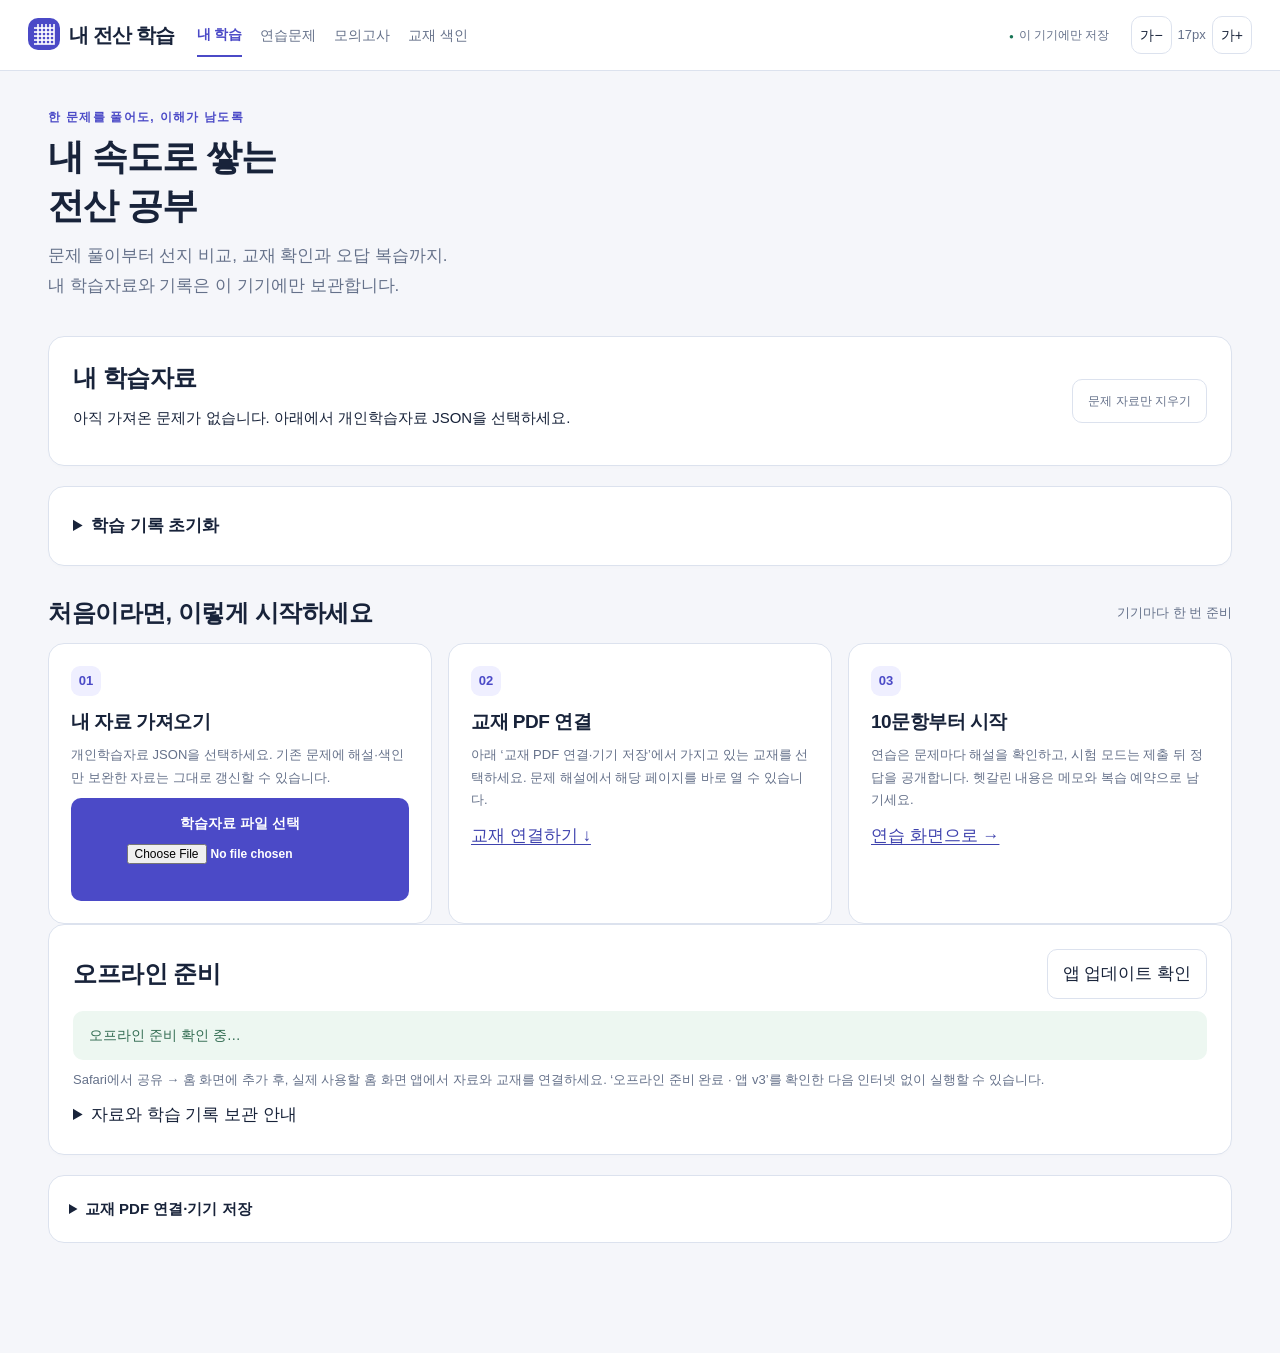
<file: index.html>
<!doctype html><html lang="ko"><head><meta charset="utf-8"><meta name="viewport" content="width=device-width,initial-scale=1"><meta name="theme-color" content="#4b4ac7"><title>내 전산 학습</title><link rel="manifest" href="manifest.webmanifest"><link rel="apple-touch-icon" href="icon-180.png"><link rel="icon" href="icon-192.png"><link rel="stylesheet" href="study-ui.css"></head><body><main id="studyMain"><div class="study-hero"><div><div class="study-eyebrow">한 문제를 풀어도, 이해가 남도록</div><h1>내 속도로 쌓는<br>전산 공부</h1><p>문제 풀이부터 선지 비교, 교재 확인과 오답 복습까지.<br>내 학습자료와 기록은 이 기기에만 보관합니다.</p></div></div><section class="study-panel"><div class="home-data-actions"><div><h2 style="margin:0">내 학습자료</h2><p id="status" role="status" aria-live="polite">기기에 저장된 자료를 확인하고 있습니다.</p></div><button id="remove">문제 자료만 지우기</button></div><nav id="links" class="home-learning-links" aria-label="공부 시작" hidden><a href="필기후기_연습시험.html">연습문제 풀기 →</a><a href="전산_모의고사.html">실전 모의고사</a><a href="학습자료_색인.html">교재 색인</a><a href="필기후기_분석보고서.html">출제 주제 살펴보기</a></nav></section><div id="homeDashboard" style="margin-top:26px"></div><section style="margin-top:30px"><div class="study-section-title"><h2>처음이라면, 이렇게 시작하세요</h2><span class="study-helper">기기마다 한 번 준비</span></div><div class="home-steps"><article class="home-step"><span class="step-number">01</span><h2>내 자료 가져오기</h2><p>개인학습자료 JSON을 선택하세요. 기존 문제에 해설·색인만 보완한 자료는 그대로 갱신할 수 있습니다.</p><label class="file-choice">학습자료 파일 선택<input id="file" type="file" accept=".json,application/json" aria-label="개인학습자료 JSON 선택"></label></article><article class="home-step"><span class="step-number">02</span><h2>교재 PDF 연결</h2><p>아래 ‘교재 PDF 연결·기기 저장’에서 가지고 있는 교재를 선택하세요. 문제 해설에서 해당 페이지를 바로 열 수 있습니다.</p><a href="#pdf-library">교재 연결하기 ↓</a></article><article class="home-step"><span class="step-number">03</span><h2>10문항부터 시작</h2><p>연습은 문제마다 해설을 확인하고, 시험 모드는 제출 뒤 정답을 공개합니다. 헷갈린 내용은 메모와 복습 예약으로 남기세요.</p><a href="필기후기_연습시험.html">연습 화면으로 →</a></article></div></section><section class="study-panel"><div class="study-section-title"><h2>오프라인 준비</h2><button id="update">앱 업데이트 확인</button></div><p id="offline" class="home-offline" role="status">오프라인 준비 확인 중…</p><p class="study-helper">Safari에서 공유 → 홈 화면에 추가 후, 실제 사용할 홈 화면 앱에서 자료와 교재를 연결하세요. ‘오프라인 준비 완료 · 앱 v3’를 확인한 다음 인터넷 없이 실행할 수 있습니다.</p><details><summary>자료와 학습 기록 보관 안내</summary><p class="study-helper">PDF와 문제 자료는 서버로 전송하지 않습니다. 기록 백업은 연습·모의고사 화면에서 내려받으세요. 메모·복습 예약은 별도 백업을 지원합니다. Safari 탭과 홈 화면 앱은 저장 공간이 다를 수 있습니다. 저장 공간 정리나 앱 삭제로 자료가 사라질 수 있으니 원본과 백업을 보관하세요.</p></details></section></main><script src="loader.js"></script><script src="home.js"></script><script src="pdf-library.js"></script><script src="study-ui.js"></script><script src="study-reset.js"></script></body></html>
</file>
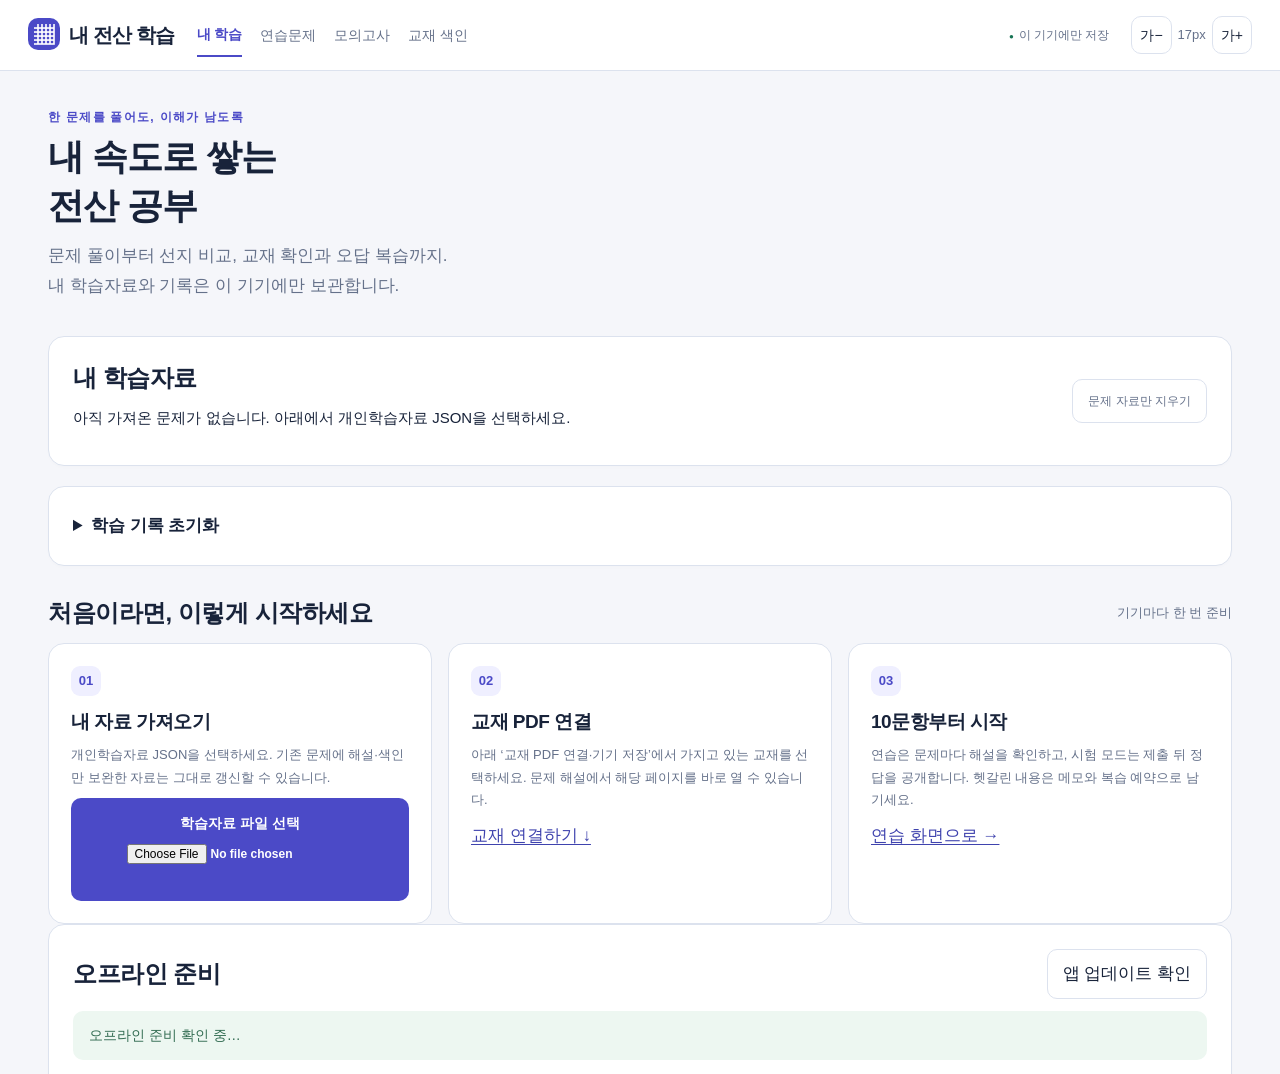
<file: 전산_모의고사.html>
<!doctype html><html lang="ko"><meta charset="utf-8"><meta name="viewport" content="width=device-width,initial-scale=1"><title>내 전산 학습</title><body><p id="boot">저장된 학습자료를 여는 중…</p><script src="loader.js"></script></body></html>
</file>
<file: study-ui.css>
:root{--bg:#f5f6fa;--card:#fff;--ink:#18233a;--muted:#65718a;--line:#dce2ee;--blue:#4b4ac7;--soft:#efefff;--good:#167353;--bad:#b43d4c;--study-font:17px;color-scheme:light}
*{box-sizing:border-box}html{scroll-padding-top:86px}body{margin:0;background:var(--bg);color:var(--ink);font:var(--study-font)/1.75 -apple-system,BlinkMacSystemFont,'Apple SD Gothic Neo','Malgun Gothic',sans-serif}button,input,select,textarea{font:inherit}button,a,input,select,summary,textarea{-webkit-tap-highlight-color:transparent}button,input,select{min-height:44px}button,a{touch-action:manipulation}button{border:1px solid var(--line);background:#fff;color:var(--ink);border-radius:10px;padding:9px 15px;cursor:pointer}button:hover:not(:disabled){background:var(--soft);border-color:#aaa9e8}button:disabled{cursor:default;opacity:.5}a{color:#3f43ae;text-underline-offset:3px}button.primary,.primary{background:var(--blue);border-color:var(--blue);color:#fff}button.primary:hover{background:#3939a5}button:focus-visible,a:focus-visible,input:focus-visible,select:focus-visible,textarea:focus-visible,summary:focus-visible{outline:3px solid #9b72e5;outline-offset:3px}[hidden]{display:none!important}main{max-width:1240px;margin:auto;padding:32px 28px 90px}h1{font-size:clamp(26px,4vw,36px);line-height:1.35;letter-spacing:-1px}h2{font-size:24px;line-height:1.45;letter-spacing:-.5px}h3{font-size:18px}p{margin:.65em 0}table{max-width:100%}pre{tab-size:4}summary{cursor:pointer}::selection{background:#dcd9ff;color:#141839}
.study-header{position:sticky;top:0;z-index:25;background:#ffffffed;backdrop-filter:blur(14px);border-bottom:1px solid var(--line)}.study-header-inner{max-width:1300px;margin:auto;display:flex;align-items:center;gap:22px;padding:13px 28px;min-height:66px}.study-brand{font-weight:800;font-size:20px;letter-spacing:-.8px;text-decoration:none;color:var(--ink);white-space:nowrap}.study-brand:before{content:'▦';display:inline-grid;place-items:center;width:32px;height:32px;background:var(--blue);color:#fff;border-radius:10px;margin-right:9px}.study-nav{display:flex;align-items:center;gap:18px;flex:1}.study-nav a{font-size:14px;text-decoration:none;color:var(--muted);padding:5px 0}.study-nav a[aria-current=page]{color:var(--blue);font-weight:750;border-bottom:2px solid var(--blue)}.study-tools{display:flex;align-items:center;gap:6px}.study-tools button{min-width:40px;min-height:38px;padding:3px 8px;font-size:14px}.skip-study{position:fixed;top:-100px;left:12px;z-index:100;background:white;padding:12px}.skip-study:focus{top:8px}.study-privacy{font-size:12px;color:var(--muted);white-space:nowrap}.study-privacy:before{content:'●';font-size:8px;color:var(--good);margin-right:5px}
.study-eyebrow{font-size:12px;font-weight:800;color:var(--blue);letter-spacing:1.3px;text-transform:uppercase}.study-hero{display:grid;grid-template-columns:1fr auto;align-items:center;gap:24px;margin:4px 0 24px}.study-hero h1,.study-hero h2{margin:5px 0 10px}.study-hero p{color:var(--muted);max-width:720px}.study-ring{width:115px;height:115px;position:relative;flex:none}.study-ring svg{width:100%;height:100%;transform:rotate(-90deg)}.study-ring circle{fill:none;stroke:#e7e9f2;stroke-width:8}.study-ring .fill{stroke:var(--blue);stroke-linecap:round}.study-ring .ring-text{position:absolute;inset:0;display:flex;align-items:center;justify-content:center;flex-direction:column}.ring-text b{font-size:25px;line-height:1.1}.ring-text span{font-size:11px;color:var(--muted)}
.study-metrics{display:grid;grid-template-columns:repeat(4,minmax(0,1fr));gap:12px;margin:18px 0}.study-metric{padding:16px 20px;border:1px solid var(--line);border-radius:14px;background:#fff}.study-metric small{font-size:12px;color:var(--muted)}.study-metric strong{font-size:27px;display:block;line-height:1.45;letter-spacing:-.5px}.study-metric .unit{font-size:13px;font-weight:500;color:var(--muted);margin-left:4px}.study-grid{display:grid;grid-template-columns:1.35fr 1fr;gap:18px}.study-panel,.panel{background:#fff;border:1px solid var(--line);border-radius:16px;padding:24px;box-shadow:0 2px 3px #19254203;margin:20px 0}.study-panel{margin:0}.study-panel h2{margin-top:0}.study-panel h3{margin-top:0}.study-actions{display:flex;gap:9px;flex-wrap:wrap;align-items:center}.study-actions button{font-size:14px}.study-quick{display:grid;grid-template-columns:repeat(2,minmax(0,1fr));gap:10px}.study-quick button{text-align:left;padding:16px;line-height:1.4}.study-quick b{display:block;font-size:16px;margin-bottom:5px}.study-quick small{font-size:12px;color:var(--muted)}.study-quick button.primary small{color:#e5e4ff}.study-helper,.small,.muted{color:var(--muted)}.study-helper{font-size:13px}.study-topic{margin:14px 0}.study-topic-top{display:flex;align-items:center;justify-content:space-between;gap:10px;font-size:13px}.study-topic button{border:0;min-height:32px;padding:0;text-align:left;font-size:14px}.study-track{height:6px;border-radius:6px;background:#eceef5;overflow:hidden;margin-top:6px}.study-track span{display:block;height:100%;background:var(--blue);border-radius:inherit}.study-empty{border:1px dashed #cdd4e4;background:#fafbfe;border-radius:12px;padding:18px;color:var(--muted);font-size:14px}.study-section-title{display:flex;align-items:center;justify-content:space-between;gap:14px;margin-bottom:12px}.study-section-title h2{margin:0}.study-section-title .study-helper{margin:0}
.study-library{margin:20px 0}.study-library>summary{font-size:18px;font-weight:750;padding:4px 0}.study-library-top{display:flex;align-items:center;justify-content:space-between;gap:12px;margin:18px 0 12px}.study-library-grid{display:grid;grid-template-columns:repeat(2,minmax(0,1fr));gap:12px}.study-question-card{border:1px solid var(--line);border-radius:12px;padding:16px;background:#fff}.study-question-card h3{font-size:16px;margin:8px 0}.study-card-meta{display:flex;gap:7px;flex-wrap:wrap;color:var(--muted);font-size:11px}.study-question-card button{font-size:13px;min-height:36px;margin-top:9px}.study-chip{display:inline-flex;align-items:center;padding:3px 9px;background:#f0f2f8;border-radius:7px;color:#596780;font-size:12px;line-height:1.5}.study-chip.new{background:#eeecff;color:#4c45ad}.study-chip.direct{background:#e7f4ee;color:#176b4d}.study-chip.related{background:#fff2dc;color:#866020}.study-chip.not_found{background:#f1f2f5;color:#65718a}.study-search-help{font-size:12px;color:var(--muted)}
.controls{gap:16px;grid-template-columns:repeat(4,minmax(0,1fr))}.controls label{font-size:13px;color:#52617b}.controls input,.controls select{background:#fafbfe;border:1px solid #cbd4e3;border-radius:9px;padding:11px;color:var(--ink)}#setup>.stats{display:none}.statusline{color:var(--muted)}#start{padding:12px 23px}#workspace{margin-top:28px}.stem{font-size:1.05em;line-height:1.95;background:#f5f6fb;padding:22px;border-radius:12px;white-space:pre-wrap}#qtitle{font-size:25px;line-height:1.6;margin-top:16px}.choice{padding:17px 18px;min-height:62px;border:1px solid #cfd7e6;border-radius:12px;line-height:1.7}.choice:has(input:checked){background:#f0efff;border-color:#7470d4}.choice.correct{background:#ebf7f0;border:2px solid #2b8461}.choice.wrong,.choice.incorrect{background:#fff0f2;border:2px solid #c45b6c}.choice input{width:19px;height:19px;min-height:19px;margin-top:5px;accent-color:var(--blue)}.choices{gap:12px}.layout{gap:24px}.navgrid button{min-height:38px}.navgrid .current{outline-color:var(--blue)}.progress{background:#e5e7f1;height:6px}.progress span{background:var(--blue)}.pill,.tag{background:#edf0f8;color:#596680;border-radius:6px;padding:4px 9px;font-size:12px}#star{font-size:14px}.code-panel{background:#1b2336;border-radius:12px}.code-toolbar{background:#273149}.code-panel pre{font-size:15px;line-height:1.95}#position{font-variant-numeric:tabular-nums}#questionStatus{font-size:13px}.answer{border-radius:10px;padding:10px 14px;background:#eef4fb}.answer.correctText{background:#e8f5ee;color:#156b4c}.answer.wrongText{background:#fff0f2;color:#ab3147}
.option-review{margin:22px 0}.option-review-top{display:flex;align-items:center;justify-content:space-between;gap:12px}.option-review-top button{font-size:12px;min-height:32px}.option-reason{border:1px solid var(--line);border-radius:12px;margin:10px 0;background:#fff;overflow:hidden}.option-reason>summary{padding:13px 16px;font-size:14px;font-weight:650}.option-reason.correct-reason>summary{background:#eaf6ef}.option-reason.selected-reason>summary{box-shadow:inset 3px 0 #6b5fca}.option-reason>div{padding:0 16px 15px}.option-reason p{font-size:15px}.book-ref-row{display:flex;gap:8px;flex-wrap:wrap;margin:9px 0}.book-ref{display:inline-flex;align-items:center;gap:7px;padding:7px 11px;border:1px solid #cbd2e8;border-radius:9px;background:#f6f7ff;font-size:13px;text-decoration:none}.book-ref:hover{background:#eaeaff}.book-ref small{font-size:10px}.reference-note{padding:13px 16px;background:#f6f7fb;border-left:3px solid #8581ca;border-radius:8px;color:#596680;font-size:13px}.reference-scope{font-size:13px;color:var(--muted);padding-left:2px}.book-evidence{margin:20px 0}.book-evidence h3{margin-bottom:7px}.book-coverage-row{display:flex;gap:8px;flex-wrap:wrap;margin-bottom:10px}.study-note-box{padding:20px;border-top:1px solid var(--line);margin-top:24px}.study-note-box textarea{display:block;width:100%;min-height:90px;border:1px solid #c8d3e2;border-radius:10px;padding:12px;background:#fcfcfe;resize:vertical;font-size:15px}.study-note-box label{font-weight:700;font-size:15px}.study-review-buttons{display:flex;gap:8px;flex-wrap:wrap;margin-top:12px}.study-review-buttons button{font-size:13px}.study-note-status{min-height:22px;font-size:12px;color:var(--muted)}.study-toast{position:fixed;bottom:24px;left:50%;transform:translateX(-50%);max-width:calc(100vw - 32px);padding:11px 18px;border-radius:12px;background:#22304b;color:white;font-size:14px;z-index:99;box-shadow:0 8px 24px #10203430}.study-shortcuts{font-size:12px;color:var(--muted);margin-top:15px}kbd{font:12px ui-monospace,monospace;border:1px solid #c9d2e3;padding:2px 6px;border-radius:5px;background:#f7f8fc}
#pdf-library{background:white!important;border:1px solid var(--line)!important;border-radius:16px!important;padding:20px!important;font-size:15px!important}#pdf-library input{min-height:40px;font-size:14px!important}#pdf-library summary{font-weight:750}.pdf-reader{position:fixed;right:0;top:0;width:min(47vw,720px);height:100dvh;z-index:45;background:#edf0f5;border-left:1px solid var(--line);box-shadow:-10px 0 45px #1d2d4718;display:flex;flex-direction:column}.pdf-reader header{background:#fff;padding:14px 16px;border-bottom:1px solid var(--line)}.pdf-reader-top{display:flex;align-items:center;justify-content:space-between;gap:12px}.pdf-reader-top strong{font-size:15px}.pdf-reader-context{font-size:12px;color:var(--muted);white-space:nowrap;overflow:hidden;text-overflow:ellipsis}.pdf-reader-controls{display:flex;align-items:center;gap:7px;flex-wrap:wrap;margin-top:10px;font-size:13px}.pdf-reader-controls input{width:76px;min-height:36px;padding:4px 7px;border:1px solid #c9d2e3;border-radius:7px}.pdf-reader-controls button{font-size:13px;min-height:36px;padding:5px 9px}.pdf-reader-controls a{font-size:12px}.pdf-reader iframe{flex:1;width:100%;border:0;background:#d8dde7;min-height:0}.pdf-reader footer{font-size:11px;background:#fff;padding:8px 14px;color:var(--muted)}body.reader-open{padding-right:min(47vw,720px)}body.reader-open .layout{grid-template-columns:1fr}body.reader-open .controls{grid-template-columns:repeat(2,minmax(0,1fr))}body.reader-open .study-header-inner{padding-left:20px;padding-right:20px}body.reader-open .study-nav{display:none}.home-steps{display:grid;grid-template-columns:repeat(3,1fr);gap:16px}.home-step{background:white;border:1px solid var(--line);border-radius:16px;padding:22px}.home-step .step-number{display:grid;place-items:center;width:30px;height:30px;background:var(--soft);color:var(--blue);border-radius:9px;font-size:13px;font-weight:800}.home-step h2{font-size:19px;margin:12px 0 5px}.home-step p{font-size:13px;color:var(--muted)}.file-choice{display:block;padding:13px 16px;background:var(--blue);color:white;border-radius:10px;cursor:pointer;font-size:14px;font-weight:700;text-align:center}.file-choice input{display:block;max-width:100%;margin:9px auto 0;color:#fff;font-size:12px}.home-learning-links{display:flex;gap:12px;flex-wrap:wrap}.home-learning-links a{display:inline-block;padding:13px 20px;text-decoration:none;border:1px solid #c7cae6;border-radius:12px;background:#f5f5ff;font-weight:650}.home-offline{padding:12px 16px;border-radius:10px;background:#edf7f1;color:#316b51;font-size:14px;white-space:pre-wrap}#status{white-space:pre-line;font-size:15px}.home-data-actions{display:flex;align-items:center;justify-content:space-between;gap:12px;flex-wrap:wrap}.home-data-actions #remove{font-size:12px;background:transparent;color:var(--muted)}
@media(min-width:1000px){#workspace>.row{position:sticky;top:67px;background:var(--bg);z-index:12;padding:12px 0}.layout>aside{position:sticky;top:150px;align-self:start}}
@media(max-width:960px){.controls{grid-template-columns:repeat(2,minmax(0,1fr))}.study-grid{grid-template-columns:1fr}.study-header-inner{gap:14px;padding:12px 18px}.study-nav{gap:13px}.study-nav a{font-size:12px}.study-privacy{display:none}.home-steps{grid-template-columns:1fr}.pdf-reader{width:100vw}body.reader-open{padding-right:0}body.reader-open .study-header{visibility:hidden}}
@media(max-width:640px){main{padding:22px 16px 80px}.study-header-inner{flex-wrap:wrap;gap:10px;padding:10px 16px}.study-brand{font-size:18px}.study-brand:before{width:28px;height:28px}.study-nav{order:3;width:100%;gap:20px;overflow-x:auto}.study-nav a{font-size:13px;white-space:nowrap}.study-tools{margin-left:auto}.study-metrics{grid-template-columns:repeat(2,1fr);gap:9px}.study-metric{padding:13px 16px}.study-metric strong{font-size:24px}.study-hero{gap:14px}.study-hero h2{font-size:24px}.study-ring{width:85px;height:85px}.ring-text b{font-size:20px}.study-panel,.panel{padding:19px;border-radius:14px}.study-quick button{padding:13px}.study-quick b{font-size:14px}.study-library-grid{grid-template-columns:1fr}.controls{gap:12px}.controls label{font-size:12px}.controls .wide{grid-column:1/-1}#qtitle{font-size:22px}.stem{padding:17px}.choice{padding:14px;gap:12px}.book-ref{font-size:12px}.option-review-top{align-items:flex-start}.study-note-box{padding:16px 0}.study-section-title{align-items:flex-start}.study-library-top{align-items:flex-start;flex-direction:column}.study-helper{font-size:12px}.study-hero p{font-size:14px}.home-learning-links a{flex:1;text-align:center}.pdf-reader footer{font-size:10px}.pdf-reader-controls{gap:6px}}
@media(prefers-reduced-motion:reduce){*{scroll-behavior:auto!important;animation:none!important;transition:none!important}}

.study-in-session main>header,.study-in-session main>.warning,.study-in-session main>p:first-child,.study-in-session #mockBadges{display:none}.study-in-session #workspace{margin-top:0}.note.warning summary{font-weight:650;font-size:14px}.note.warning{font-size:13px;margin:14px 0}.study-nav a{min-height:44px;display:inline-flex;align-items:center}

.study-swipe-hint{display:none;font-size:12px;color:var(--muted);margin:10px 0}@media(pointer:coarse){.study-swipe-hint{display:block}}
</file>
